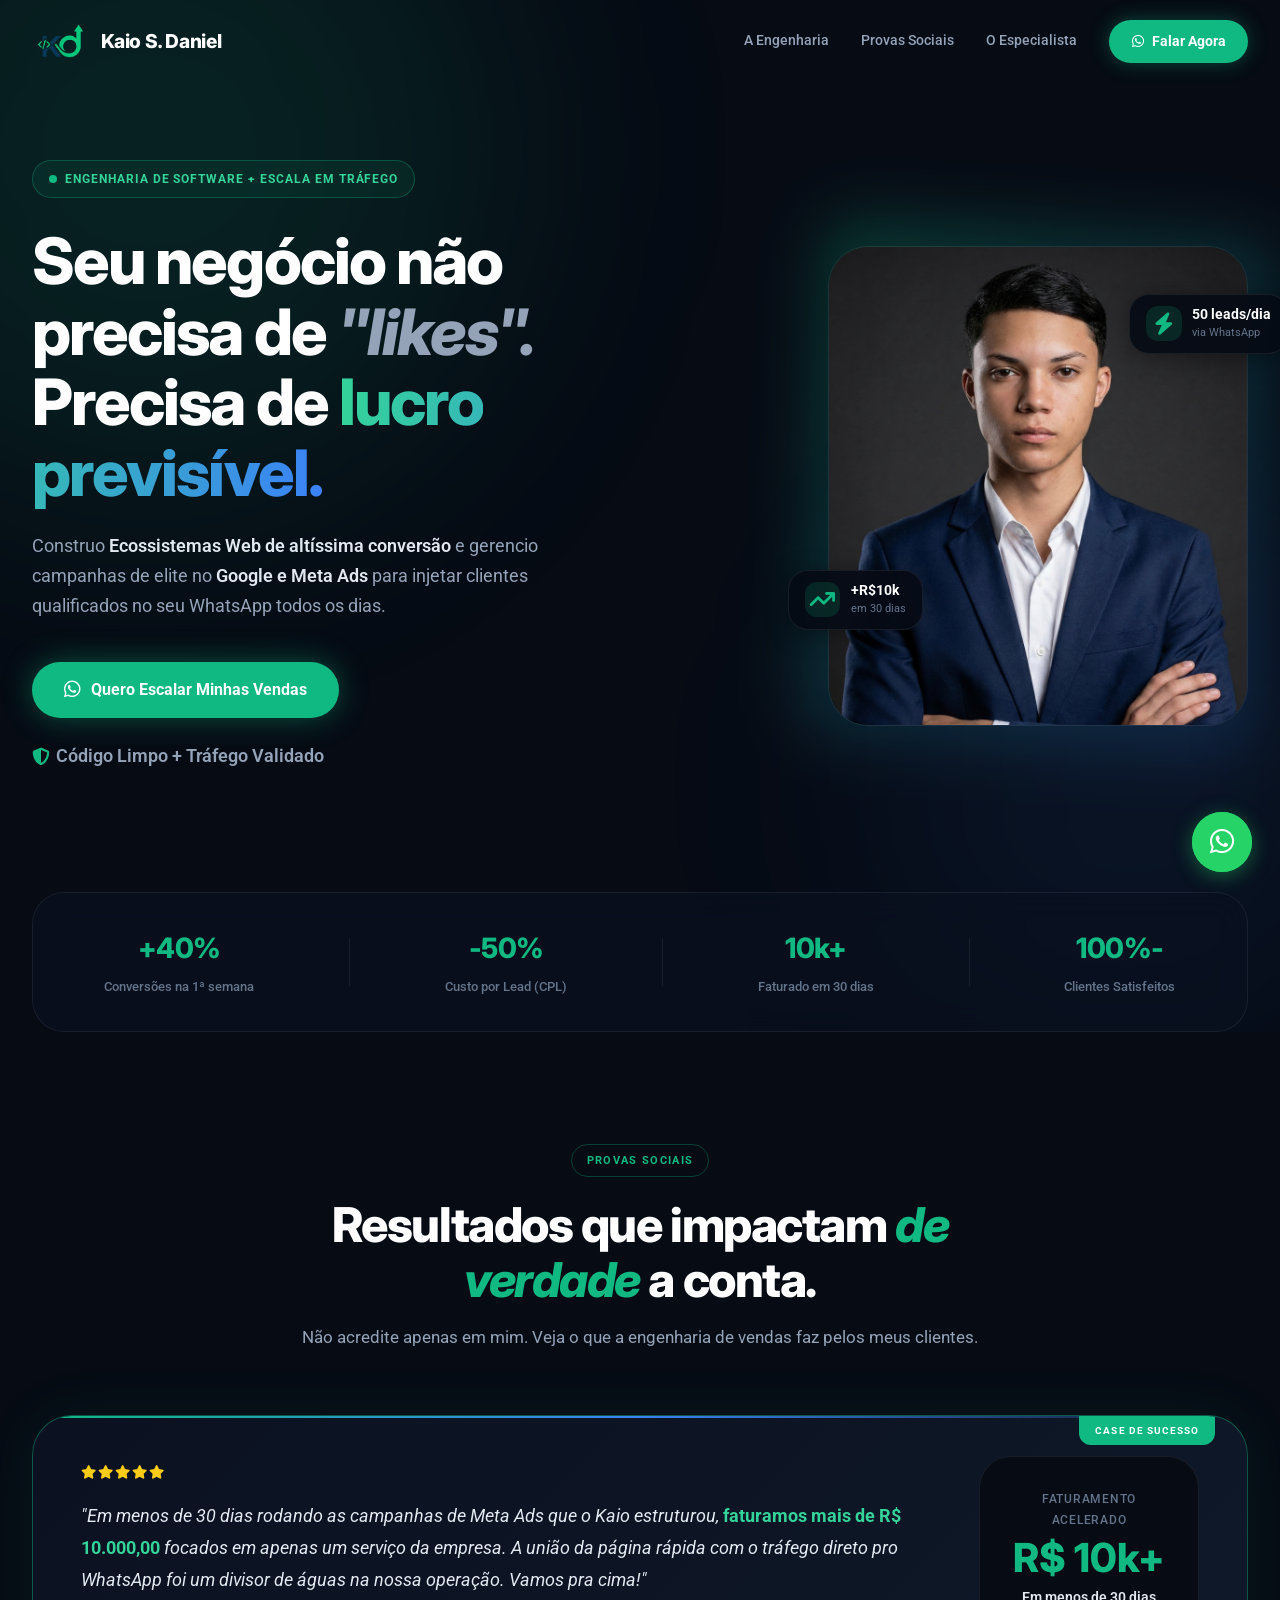
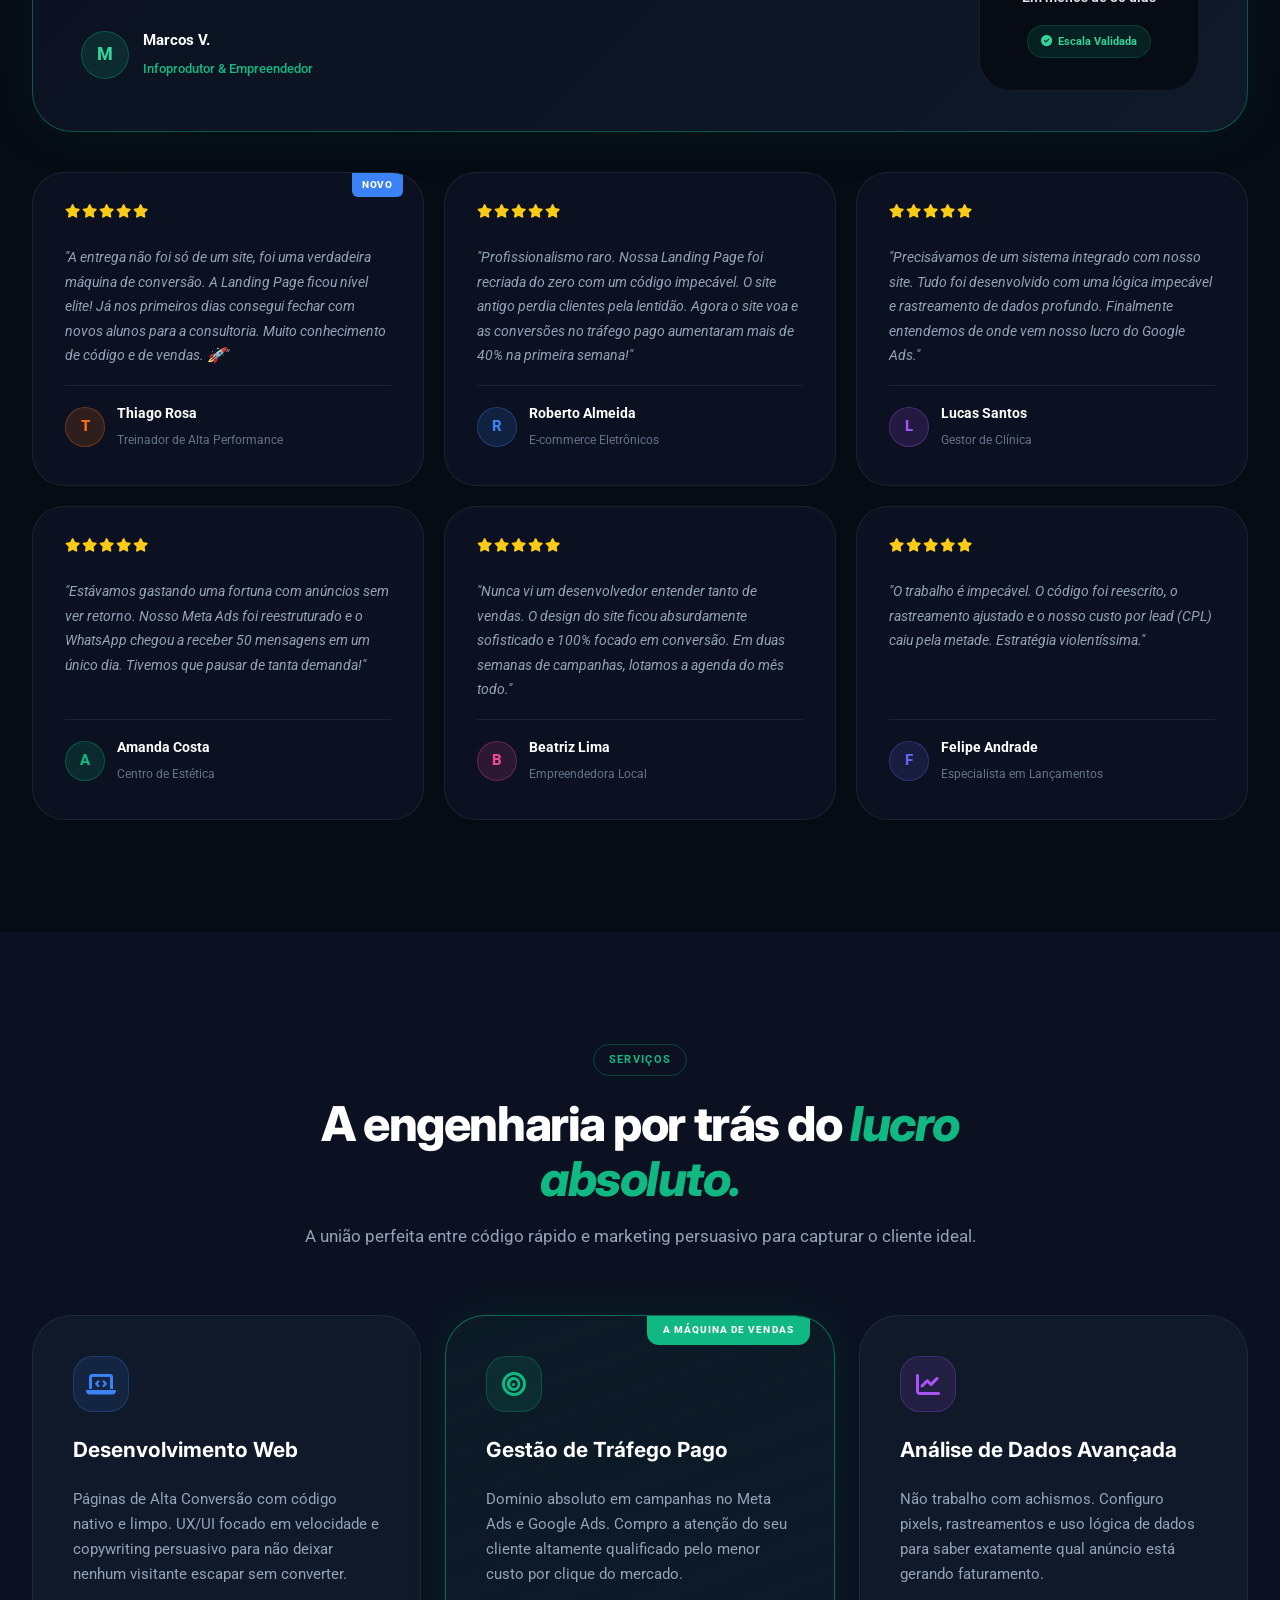
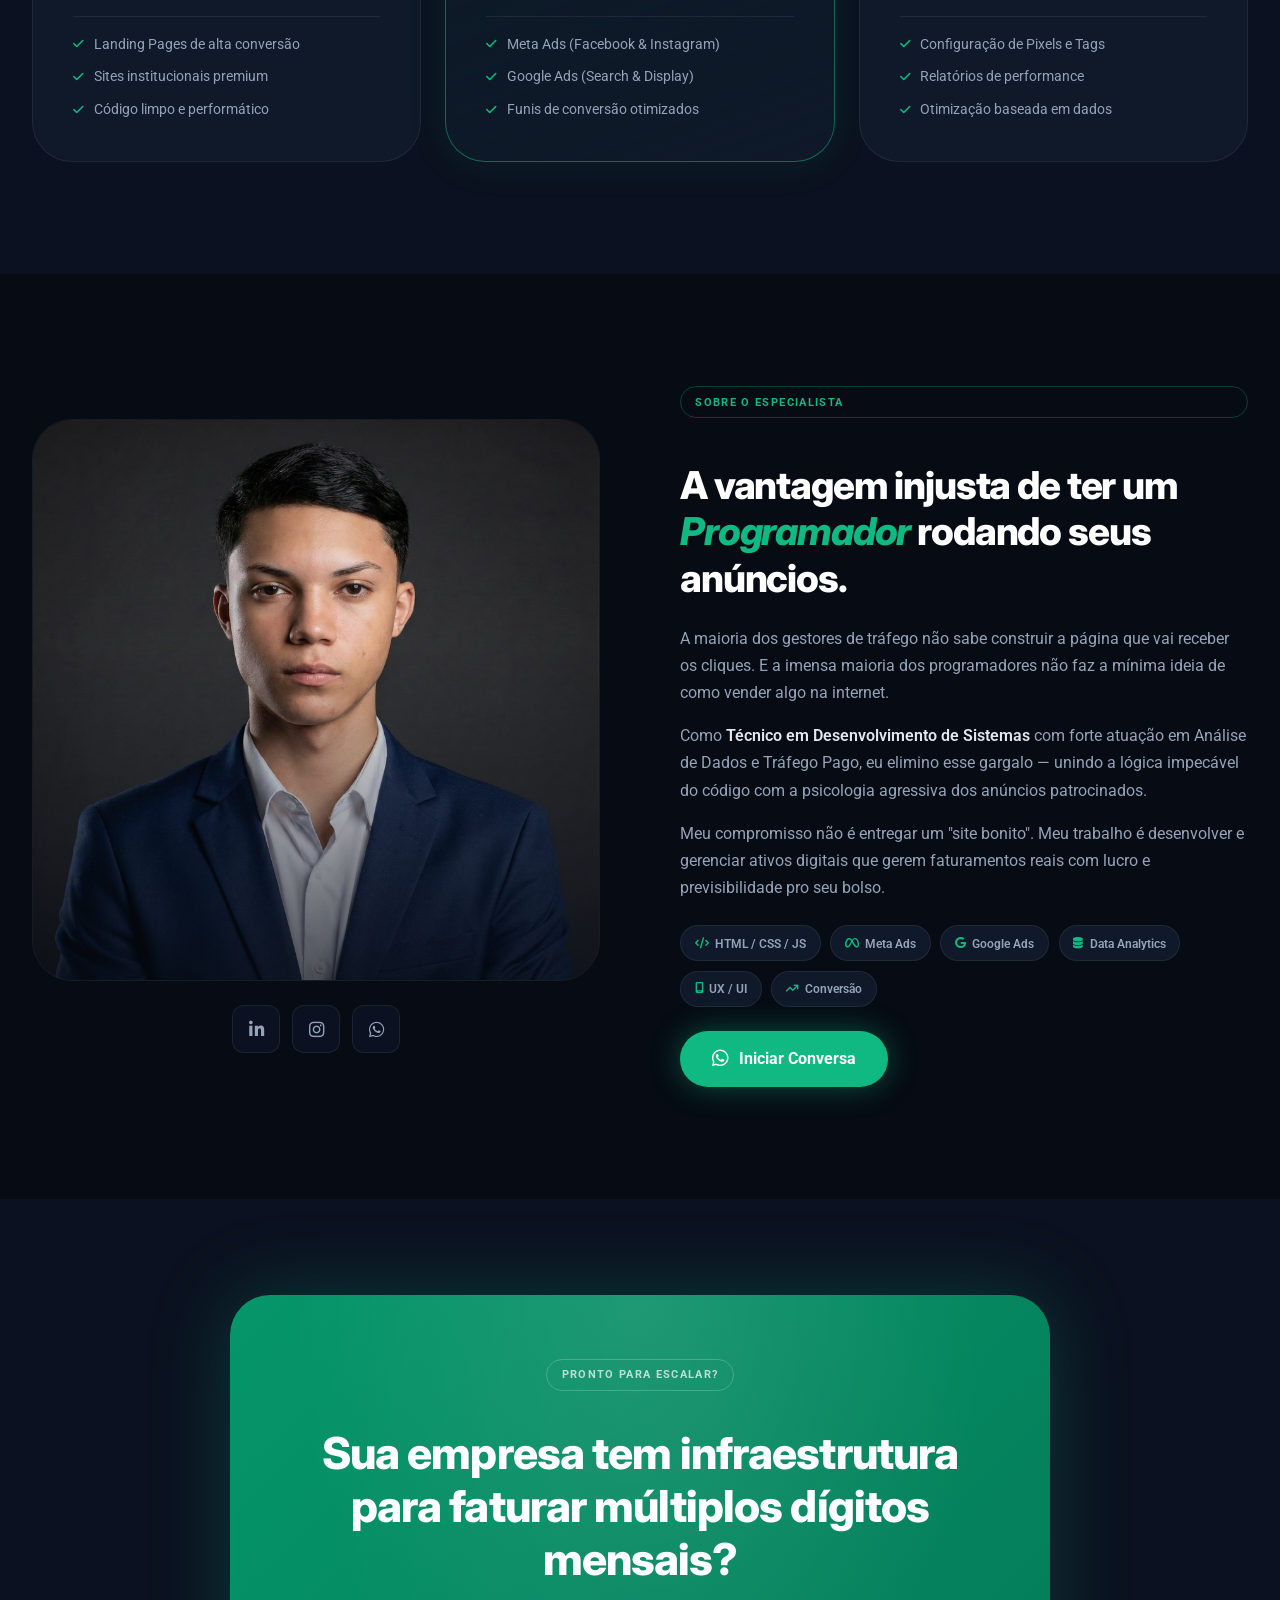
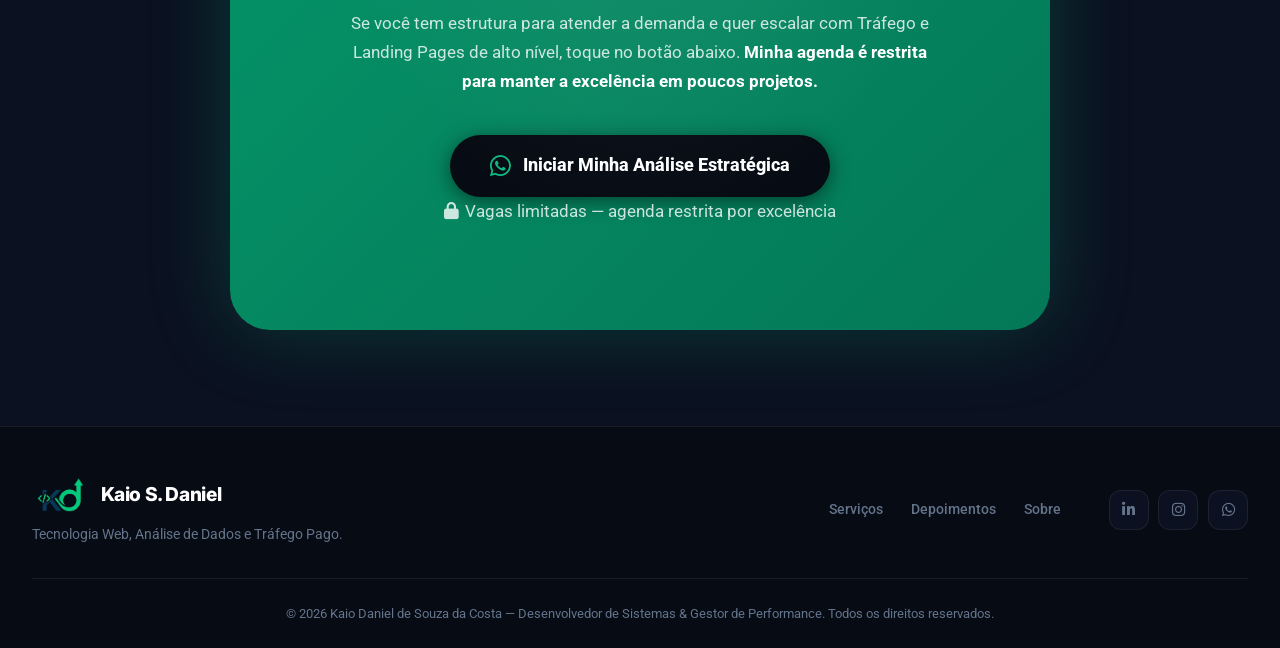
<file: index.html>
<!DOCTYPE html>
<html lang="pt-BR" class="scroll-smooth">
<head>
    <meta charset="UTF-8">
    <meta name="viewport" content="width=device-width, initial-scale=1.0">
    <title>Kaio S. Daniel | Especialista em Vendas e Desenvolvimento Web</title>
    
    <link rel="preconnect" href="https://fonts.googleapis.com">
    <link rel="preconnect" href="https://fonts.gstatic.com" crossorigin>
    <link href="https://fonts.googleapis.com/css2?family=Inter:wght@400;600;700;800&family=Roboto:wght@400;500;700&display=swap" rel="stylesheet">
    <link rel="stylesheet" href="https://cdnjs.cloudflare.com/ajax/libs/font-awesome/6.4.0/css/all.min.css">
    
    <link rel="stylesheet" href="style.css">
</head>
<body>

    <nav id="navbar">
        <div class="nav-inner">
            <a href="#" class="nav-logo">
                <img src="assets/img/kaiodd.png" alt="Logo" decoding="async" onerror="this.style.display='none'">
                <span>Kaio S. Daniel</span>
            </a>
            <div class="nav-links">
                <a href="#solucoes">A Engenharia</a>
                <a href="#depoimentos">Provas Sociais</a>
                <a href="#sobre">O Especialista</a>
            </div>
            <a href="https://wa.me/5544999873651" target="_blank" class="btn-nav">
                <i class="fa-brands fa-whatsapp"></i> Falar Agora
            </a>
            <button class="hamburger" id="hamburger" aria-label="Menu">
                <span></span><span></span><span></span>
            </button>
        </div>
        <div class="mobile-menu" id="mobileMenu">
            <a href="#solucoes" class="mobile-link">A Engenharia</a>
            <a href="#depoimentos" class="mobile-link">Provas Sociais</a>
            <a href="#sobre" class="mobile-link">O Especialista</a>
            <a href="https://wa.me/5544999873651" target="_blank" class="btn-mobile-cta">
                <i class="fa-brands fa-whatsapp"></i> Falar Agora
            </a>
        </div>
    </nav>

    <header class="hero" id="hero">
        <div class="hero-bg-orb orb1"></div>
        <div class="hero-bg-orb orb2"></div>
        <div class="noise-overlay"></div>

        <div class="hero-inner">
            <div class="hero-text">
                <div class="badge">
                    <span class="badge-dot"></span>
                    Engenharia de Software + Escala em Tráfego
                </div>
                <h1>
                    Seu negócio não precisa de <em>"likes".</em><br>
                    Precisa de <mark>lucro previsível.</mark>
                </h1>
                <p>
                    Construo <strong>Ecossistemas Web de altíssima conversão</strong> e gerencio campanhas de elite no <strong>Google e Meta Ads</strong> para injetar clientes qualificados no seu WhatsApp todos os dias.
                </p>
                <div class="hero-actions">
                    <a href="https://wa.me/5544999873651" target="_blank" class="btn-primary">
                        <i class="fa-brands fa-whatsapp"></i> Quero Escalar Minhas Vendas
                    </a>
                </div>
                <p class="hero-trust">
                    <i class="fa-solid fa-shield-halved"></i> Código Limpo + Tráfego Validado
                </p>
            </div>

            <div class="hero-visual">
                <div class="hero-img-wrapper">
                    <div class="hero-img-glow"></div>
                    <img src="assets/img/kaio.png" alt="Desenvolvedor e Gestor de Tráfego" fetchpriority="high" onerror="this.src='https://via.placeholder.com/420x480?text=Sua+Foto+Aqui'">
                    <div class="hero-badge-float badge-float-1">
                        <i class="fa-solid fa-arrow-trend-up"></i>
                        <div>
                            <strong>+R$10k</strong>
                            <span>em 30 dias</span>
                        </div>
                    </div>
                    <div class="hero-badge-float badge-float-2">
                        <i class="fa-solid fa-bolt"></i>
                        <div>
                            <strong>50 leads/dia</strong>
                            <span>via WhatsApp</span>
                        </div>
                    </div>
                </div>
            </div>
        </div>

        <div class="stats-bar">
            <div class="stat">
                <strong>+40%</strong>
                <span>Conversões na 1ª semana</span>
            </div>
            <div class="stat-divider"></div>
            <div class="stat">
                <strong>-50%</strong>
                <span>Custo por Lead (CPL)</span>
            </div>
            <div class="stat-divider"></div>
            <div class="stat">
                <strong>R$ 10k+</strong>
                <span>Faturado em 30 dias</span>
            </div>
            <div class="stat-divider"></div>
            <div class="stat">
                <strong>100%</strong>
                <span>Clientes Satisfeitos</span>
            </div>
        </div>
    </header>

    <section id="depoimentos" class="section">
        <div class="section-inner">
            <div class="section-head">
                <span class="section-label">Provas Sociais</span>
                <h2>Resultados que impactam <em>de verdade</em> a conta.</h2>
                <p>Não acredite apenas em mim. Veja o que a engenharia de vendas faz pelos meus clientes.</p>
            </div>

            <div class="featured-card">
                <div class="featured-badge">Case de Sucesso</div>
                <div class="featured-inner">
                    <div class="featured-quote">
                        <div class="stars">
                            <i class="fa-solid fa-star"></i><i class="fa-solid fa-star"></i><i class="fa-solid fa-star"></i><i class="fa-solid fa-star"></i><i class="fa-solid fa-star"></i>
                        </div>
                        <blockquote>
                            "Em menos de 30 dias rodando as campanhas de Meta Ads que o Kaio estruturou, <strong>faturamos mais de R$ 10.000,00</strong> focados em apenas um serviço da empresa. A união da página rápida com o tráfego direto pro WhatsApp foi um divisor de águas na nossa operação. Vamos pra cima!"
                        </blockquote>
                        <div class="author">
                            <div class="author-avatar">M</div>
                            <div class="author-info">
                                <strong>Marcos V.</strong>
                                <span>Infoprodutor &amp; Empreendedor</span>
                            </div>
                        </div>
                    </div>
                    <div class="featured-metric">
                        <span class="metric-label">Faturamento acelerado</span>
                        <strong class="metric-value">R$ 10k+</strong>
                        <span class="metric-sub">Em menos de 30 dias</span>
                        <div class="metric-badge">
                            <i class="fa-solid fa-circle-check"></i> Escala Validada
                        </div>
                    </div>
                </div>
            </div>

            <div class="cards-grid">
                <div class="card">
                    <div class="card-new">NOVO</div>
                    <div class="stars"><i class="fa-solid fa-star"></i><i class="fa-solid fa-star"></i><i class="fa-solid fa-star"></i><i class="fa-solid fa-star"></i><i class="fa-solid fa-star"></i></div>
                    <p>"A entrega não foi só de um site, foi uma verdadeira máquina de conversão. A Landing Page ficou nível elite! Já nos primeiros dias consegui fechar com novos alunos para a consultoria. Muito conhecimento de código e de vendas. 🚀"</p>
                    <div class="card-author">
                        <div class="author-avatar" style="--c: #f97316;">T</div>
                        <div>
                            <strong>Thiago Rosa</strong>
                            <span>Treinador de Alta Performance</span>
                        </div>
                    </div>
                </div>

                <div class="card">
                    <div class="stars"><i class="fa-solid fa-star"></i><i class="fa-solid fa-star"></i><i class="fa-solid fa-star"></i><i class="fa-solid fa-star"></i><i class="fa-solid fa-star"></i></div>
                    <p>"Profissionalismo raro. Nossa Landing Page foi recriada do zero com um código impecável. O site antigo perdia clientes pela lentidão. Agora o site voa e as conversões no tráfego pago aumentaram mais de 40% na primeira semana!"</p>
                    <div class="card-author">
                        <div class="author-avatar" style="--c: #3b82f6;">R</div>
                        <div>
                            <strong>Roberto Almeida</strong>
                            <span>E-commerce Eletrônicos</span>
                        </div>
                    </div>
                </div>

                <div class="card">
                    <div class="stars"><i class="fa-solid fa-star"></i><i class="fa-solid fa-star"></i><i class="fa-solid fa-star"></i><i class="fa-solid fa-star"></i><i class="fa-solid fa-star"></i></div>
                    <p>"Precisávamos de um sistema integrado com nosso site. Tudo foi desenvolvido com uma lógica impecável e rastreamento de dados profundo. Finalmente entendemos de onde vem nosso lucro do Google Ads."</p>
                    <div class="card-author">
                        <div class="author-avatar" style="--c: #a855f7;">L</div>
                        <div>
                            <strong>Lucas Santos</strong>
                            <span>Gestor de Clínica</span>
                        </div>
                    </div>
                </div>

                <div class="card">
                    <div class="stars"><i class="fa-solid fa-star"></i><i class="fa-solid fa-star"></i><i class="fa-solid fa-star"></i><i class="fa-solid fa-star"></i><i class="fa-solid fa-star"></i></div>
                    <p>"Estávamos gastando uma fortuna com anúncios sem ver retorno. Nosso Meta Ads foi reestruturado e o WhatsApp chegou a receber 50 mensagens em um único dia. Tivemos que pausar de tanta demanda!"</p>
                    <div class="card-author">
                        <div class="author-avatar" style="--c: #10b981;">A</div>
                        <div>
                            <strong>Amanda Costa</strong>
                            <span>Centro de Estética</span>
                        </div>
                    </div>
                </div>

                <div class="card">
                    <div class="stars"><i class="fa-solid fa-star"></i><i class="fa-solid fa-star"></i><i class="fa-solid fa-star"></i><i class="fa-solid fa-star"></i><i class="fa-solid fa-star"></i></div>
                    <p>"Nunca vi um desenvolvedor entender tanto de vendas. O design do site ficou absurdamente sofisticado e 100% focado em conversão. Em duas semanas de campanhas, lotamos a agenda do mês todo."</p>
                    <div class="card-author">
                        <div class="author-avatar" style="--c: #ec4899;">B</div>
                        <div>
                            <strong>Beatriz Lima</strong>
                            <span>Empreendedora Local</span>
                        </div>
                    </div>
                </div>

                <div class="card">
                    <div class="stars"><i class="fa-solid fa-star"></i><i class="fa-solid fa-star"></i><i class="fa-solid fa-star"></i><i class="fa-solid fa-star"></i><i class="fa-solid fa-star"></i></div>
                    <p>"O trabalho é impecável. O código foi reescrito, o rastreamento ajustado e o nosso custo por lead (CPL) caiu pela metade. Estratégia violentíssima."</p>
                    <div class="card-author">
                        <div class="author-avatar" style="--c: #6366f1;">F</div>
                        <div>
                            <strong>Felipe Andrade</strong>
                            <span>Especialista em Lançamentos</span>
                        </div>
                    </div>
                </div>
            </div>
        </div>
    </section>

    <section id="solucoes" class="section section-alt">
        <div class="section-inner">
            <div class="section-head">
                <span class="section-label">Serviços</span>
                <h2>A engenharia por trás do <em>lucro absoluto.</em></h2>
                <p>A união perfeita entre código rápido e marketing persuasivo para capturar o cliente ideal.</p>
            </div>

            <div class="services-grid">
                <div class="service-card">
                    <div class="service-icon" style="--ic: #3b82f6;">
                        <i class="fa-solid fa-laptop-code"></i>
                    </div>
                    <h3>Desenvolvimento Web</h3>
                    <p>Páginas de Alta Conversão com código nativo e limpo. UX/UI focado em velocidade e copywriting persuasivo para não deixar nenhum visitante escapar sem converter.</p>
                    <ul class="service-list">
                        <li><i class="fa-solid fa-check"></i> Landing Pages de alta conversão</li>
                        <li><i class="fa-solid fa-check"></i> Sites institucionais premium</li>
                        <li><i class="fa-solid fa-check"></i> Código limpo e performático</li>
                    </ul>
                </div>

                <div class="service-card service-card--featured">
                    <div class="service-featured-label">A Máquina de Vendas</div>
                    <div class="service-icon" style="--ic: #10b981;">
                        <i class="fa-solid fa-bullseye"></i>
                    </div>
                    <h3>Gestão de Tráfego Pago</h3>
                    <p>Domínio absoluto em campanhas no Meta Ads e Google Ads. Compro a atenção do seu cliente altamente qualificado pelo menor custo por clique do mercado.</p>
                    <ul class="service-list">
                        <li><i class="fa-solid fa-check"></i> Meta Ads (Facebook &amp; Instagram)</li>
                        <li><i class="fa-solid fa-check"></i> Google Ads (Search &amp; Display)</li>
                        <li><i class="fa-solid fa-check"></i> Funis de conversão otimizados</li>
                    </ul>
                </div>

                <div class="service-card">
                    <div class="service-icon" style="--ic: #a855f7;">
                        <i class="fa-solid fa-chart-line"></i>
                    </div>
                    <h3>Análise de Dados Avançada</h3>
                    <p>Não trabalho com achismos. Configuro pixels, rastreamentos e uso lógica de dados para saber exatamente qual anúncio está gerando faturamento.</p>
                    <ul class="service-list">
                        <li><i class="fa-solid fa-check"></i> Configuração de Pixels e Tags</li>
                        <li><i class="fa-solid fa-check"></i> Relatórios de performance</li>
                        <li><i class="fa-solid fa-check"></i> Otimização baseada em dados</li>
                    </ul>
                </div>
            </div>
        </div>
    </section>

    <section id="sobre" class="section">
        <div class="section-inner sobre-grid">
            <div class="sobre-visual">
                <div class="sobre-img-frame">
                    <img src="assets/img/kaio.png" alt="Web e Tráfego" onerror="this.src='https://via.placeholder.com/420x560?text=Sua+Foto+Aqui'">
                </div>
                <div class="sobre-social">
                    <a href="https://www.linkedin.com/in/kaio-daniel-de-souza-da-costa" target="_blank" class="social-btn linkedin">
                        <i class="fa-brands fa-linkedin-in"></i>
                    </a>
                    <a href="https://www.instagram.com/kaiodanielx/" target="_blank" class="social-btn instagram">
                        <i class="fa-brands fa-instagram"></i>
                    </a>
                    <a href="https://wa.me/5544999873651" target="_blank" class="social-btn whatsapp">
                        <i class="fa-brands fa-whatsapp"></i>
                    </a>
                </div>
            </div>

            <div class="sobre-text">
                <span class="section-label">Sobre o Especialista</span>
                <h2>A vantagem injusta de ter um <em>Programador</em> rodando seus anúncios.</h2>
                <div class="sobre-body">
                    <p>A maioria dos gestores de tráfego não sabe construir a página que vai receber os cliques. E a imensa maioria dos programadores não faz a mínima ideia de como vender algo na internet.</p>
                    <p>Como <strong>Técnico em Desenvolvimento de Sistemas</strong> com forte atuação em Análise de Dados e Tráfego Pago, eu elimino esse gargalo — unindo a lógica impecável do código com a psicologia agressiva dos anúncios patrocinados.</p>
                    <p>Meu compromisso não é entregar um "site bonito". Meu trabalho é desenvolver e gerenciar ativos digitais que gerem faturamentos reais com lucro e previsibilidade pro seu bolso.</p>
                </div>
                <div class="sobre-tags">
                    <span><i class="fa-solid fa-code"></i> HTML / CSS / JS</span>
                    <span><i class="fa-brands fa-meta"></i> Meta Ads</span>
                    <span><i class="fa-brands fa-google"></i> Google Ads</span>
                    <span><i class="fa-solid fa-database"></i> Data Analytics</span>
                    <span><i class="fa-solid fa-mobile-screen"></i> UX / UI</span>
                    <span><i class="fa-solid fa-arrow-trend-up"></i> Conversão</span>
                </div>
                <a href="https://wa.me/5544999873651" target="_blank" class="btn-primary btn-sobre">
                    <i class="fa-brands fa-whatsapp"></i> Iniciar Conversa
                </a>
            </div>
        </div>
    </section>

    <section id="contato" class="cta-section">
        <div class="cta-inner">
            <div class="cta-glow"></div>
            <span class="section-label" style="color: rgba(255,255,255,.7); border-color: rgba(255,255,255,.2);">Pronto para escalar?</span>
            <h2>Sua empresa tem infraestrutura para faturar múltiplos dígitos mensais?</h2>
            <p>Se você tem estrutura para atender a demanda e quer escalar com Tráfego e Landing Pages de alto nível, toque no botão abaixo. <strong>Minha agenda é restrita para manter a excelência em poucos projetos.</strong></p>
            <a href="https://wa.me/5544999873651" target="_blank" class="btn-cta">
                <i class="fa-brands fa-whatsapp"></i> Iniciar Minha Análise Estratégica
            </a>
            <p class="cta-note"><i class="fa-solid fa-lock"></i> Vagas limitadas — agenda restrita por excelência</p>
        </div>
    </section>

    <footer class="footer">
        <div class="footer-inner">
            <div class="footer-brand">
                <a href="#" class="nav-logo">
                    <img src="assets/img/kaiodd.png" alt="Logo" onerror="this.style.display='none'">
                    <span>Kaio S. Daniel</span>
                </a>
                <p>Tecnologia Web, Análise de Dados e Tráfego Pago.</p>
            </div>
            <div class="footer-links">
                <a href="#solucoes">Serviços</a>
                <a href="#depoimentos">Depoimentos</a>
                <a href="#sobre">Sobre</a>
            </div>
            <div class="footer-social">
                <a href="https://www.linkedin.com/in/kaio-daniel-de-souza-da-costa" target="_blank" aria-label="LinkedIn"><i class="fa-brands fa-linkedin-in"></i></a>
                <a href="https://www.instagram.com/kaiodanielx/" target="_blank" aria-label="Instagram"><i class="fa-brands fa-instagram"></i></a>
                <a href="https://wa.me/5544999873651" target="_blank" aria-label="WhatsApp"><i class="fa-brands fa-whatsapp"></i></a>
            </div>
        </div>
        <div class="footer-copy">
            &copy; 2026 Kaio Daniel de Souza da Costa — Desenvolvedor de Sistemas &amp; Gestor de Performance. Todos os direitos reservados.
        </div>
    </footer>

    <a href="https://wa.me/5544999873651" target="_blank" class="whatsapp-fab" aria-label="WhatsApp">
        <i class="fa-brands fa-whatsapp"></i>
        <span class="fab-pulse"></span>
    </a>

    <script src="main.js"></script>
</body>
</html>
</file>
<file: style.css>
:root {
    --green: #10b981;
    --green-light: #34d399;
    --green-dark: #059669;
    --blue: #3b82f6;
    --bg: #060b14;
    --bg-2: #0b1120;
    --bg-3: #0f1929;
    --border: rgba(255,255,255,.07);
    --border-green: rgba(16,185,129,.3);
    --text: #e2e8f0;
    --text-2: #94a3b8;
    --text-3: #64748b;
    --font-display: 'Inter', sans-serif;
    --font-body: 'Roboto', sans-serif;
    --radius-sm: 0.75rem;
    --radius-md: 1.25rem;
    --radius-lg: 2rem;
    --radius-xl: 2.5rem;
    --shadow-green: 0 0 40px rgba(16,185,129,.15);
    --shadow-card: 0 4px 24px rgba(0,0,0,.4);
    --transition: all 0.3s cubic-bezier(.25,.46,.45,.94);
}

*, *::before, *::after { box-sizing: border-box; margin: 0; padding: 0; }
html { scroll-behavior: smooth; }

body {
    background-color: var(--bg);
    color: var(--text);
    font-family: var(--font-body);
    font-size: 1rem;
    line-height: 1.7;
    -webkit-font-smoothing: antialiased;
    overflow-x: hidden;
}

img { display: block; max-width: 100%; }
a { text-decoration: none; color: inherit; }
em { font-style: normal; }
::selection { background: var(--green); color: #fff; }

::-webkit-scrollbar { width: 6px; }
::-webkit-scrollbar-track { background: var(--bg); }
::-webkit-scrollbar-thumb { background: var(--green-dark); border-radius: 3px; }

/* RUÍDO DESATIVADO PARA MELHORAR VELOCIDADE DO GITHUB PAGES */
.noise-overlay {
    display: none;
}

#navbar {
    position: fixed;
    top: 0; left: 0; right: 0;
    z-index: 100;
    transition: var(--transition);
}

#navbar.scrolled {
    background: rgba(6,11,20,.9);
    backdrop-filter: blur(20px);
    -webkit-backdrop-filter: blur(20px);
    border-bottom: 1px solid var(--border);
}

.nav-inner {
    max-width: 1280px;
    margin: 0 auto;
    padding: 1.25rem 2rem;
    display: flex;
    align-items: center;
    gap: 2rem;
}

.nav-logo {
    display: flex;
    align-items: center;
    gap: .75rem;
    flex-shrink: 0;
}

.nav-logo img { height: 2.5rem; width: auto; }
.nav-logo span { font-family: var(--font-display); font-weight: 800; font-size: 1.2rem; color: #fff; letter-spacing: -.02em; }

.nav-links {
    display: flex;
    gap: 2rem;
    margin-left: auto;
}

.nav-links a {
    font-size: .875rem;
    font-weight: 500;
    color: var(--text-2);
    transition: color .2s;
    position: relative;
    padding-bottom: 2px;
}

.nav-links a::after {
    content: '';
    position: absolute;
    bottom: 0; left: 0;
    width: 0; height: 1.5px;
    background: var(--green);
    transition: width .3s;
}

.nav-links a:hover { color: #fff; }
.nav-links a:hover::after { width: 100%; }
.nav-links a.active { color: #fff; }
.nav-links a.active::after { width: 100%; }

.btn-nav {
    display: flex;
    align-items: center;
    gap: .5rem;
    background: var(--green);
    color: #fff;
    font-weight: 700;
    font-size: .875rem;
    padding: .6rem 1.4rem;
    border-radius: 999px;
    transition: var(--transition);
    white-space: nowrap;
    box-shadow: 0 0 20px rgba(16,185,129,.35);
}

.btn-nav:hover { background: var(--green-dark); box-shadow: 0 0 30px rgba(16,185,129,.5); transform: translateY(-1px); }

.hamburger {
    display: none;
    flex-direction: column;
    gap: 5px;
    background: none;
    border: none;
    cursor: pointer;
    padding: 6px;
    margin-left: auto;
}

.hamburger span {
    display: block;
    width: 24px;
    height: 2px;
    background: var(--text);
    border-radius: 2px;
    transition: var(--transition);
}

.hamburger.open span:nth-child(1) { transform: translateY(7px) rotate(45deg); }
.hamburger.open span:nth-child(2) { opacity: 0; }
.hamburger.open span:nth-child(3) { transform: translateY(-7px) rotate(-45deg); }

.mobile-menu {
    display: none;
    flex-direction: column;
    padding: 1.5rem 2rem 2rem;
    background: rgba(6,11,20,.97);
    border-top: 1px solid var(--border);
    gap: .25rem;
}

.mobile-menu.open { display: flex; }
.mobile-link {
    font-size: 1rem;
    font-weight: 500;
    color: var(--text-2);
    padding: .75rem 0;
    border-bottom: 1px solid var(--border);
    transition: color .2s;
}

.mobile-link:hover { color: #fff; }
.btn-mobile-cta {
    display: flex;
    align-items: center;
    justify-content: center;
    gap: .6rem;
    background: var(--green);
    color: #fff;
    font-weight: 700;
    padding: .875rem;
    border-radius: var(--radius-md);
    margin-top: 1rem;
    font-size: 1rem;
    transition: var(--transition);
}

.btn-mobile-cta:hover { background: var(--green-dark); }

.hero {
    position: relative;
    min-height: 100vh;
    padding: 10rem 2rem 0;
    display: flex;
    flex-direction: column;
    overflow: hidden;
}

.hero-bg-orb {
    position: absolute;
    border-radius: 50%;
    filter: blur(120px);
    pointer-events: none;
    z-index: 0;
}

.orb1 {
    width: 700px; height: 700px;
    background: rgba(16,185,129,.12);
    top: -200px; left: -200px;
}

.orb2 {
    width: 500px; height: 500px;
    background: rgba(59,130,246,.08);
    bottom: 0; right: -100px;
}

.hero-inner {
    position: relative;
    z-index: 1;
    max-width: 1280px;
    margin: 0 auto;
    width: 100%;
    display: grid;
    grid-template-columns: 1fr 1fr;
    gap: 4rem;
    align-items: center;
}

.badge {
    display: inline-flex;
    align-items: center;
    gap: .5rem;
    border: 1px solid var(--border-green);
    background: rgba(16,185,129,.08);
    color: var(--green-light);
    font-weight: 700;
    font-size: .75rem;
    padding: .5rem 1rem;
    border-radius: 999px;
    letter-spacing: .08em;
    text-transform: uppercase;
    margin-bottom: 1.75rem;
}

.badge-dot {
    width: 8px; height: 8px;
    background: var(--green);
    border-radius: 50%;
    animation: pulse-dot 2s infinite;
}

@keyframes pulse-dot {
    0%,100% { opacity:1; transform:scale(1); }
    50% { opacity:.5; transform:scale(1.4); }
}

.hero-text h1 {
    font-family: var(--font-display);
    font-size: clamp(2.4rem, 5vw, 4rem);
    font-weight: 800;
    color: #fff;
    line-height: 1.1;
    letter-spacing: -.03em;
    margin-bottom: 1.5rem;
}

.hero-text h1 em { font-style: italic; color: var(--text-2); }
.hero-text h1 mark {
    background: linear-gradient(90deg, var(--green-light), var(--blue));
    -webkit-background-clip: text;
    -webkit-text-fill-color: transparent;
    background-clip: text;
}

.hero-text p {
    color: var(--text-2);
    font-size: 1.1rem;
    max-width: 520px;
    margin-bottom: 2.5rem;
}

.hero-text p strong { color: var(--text); font-weight: 600; }
.hero-actions { display: flex; gap: 1rem; flex-wrap: wrap; margin-bottom: 1.5rem; }

.btn-primary {
    display: inline-flex;
    align-items: center;
    gap: .65rem;
    background: var(--green);
    color: #fff;
    font-weight: 700;
    font-size: 1rem;
    padding: .9rem 2rem;
    border-radius: 999px;
    transition: var(--transition);
    box-shadow: 0 0 30px rgba(16,185,129,.4);
    white-space: nowrap;
}

.btn-primary:hover {
    background: var(--green-dark);
    transform: translateY(-2px);
    box-shadow: 0 0 45px rgba(16,185,129,.6);
}

.btn-primary i { font-size: 1.2rem; }
.hero-trust {
    font-size: .8rem;
    color: var(--text-3);
    font-weight: 600;
    display: flex;
    align-items: center;
    gap: .4rem;
}

.hero-trust i { color: var(--green); }
.hero-visual { display: flex; justify-content: flex-end; }
.hero-img-wrapper {
    position: relative;
    width: min(420px, 100%);
}

.hero-img-glow {
    position: absolute;
    inset: -20px;
    background: linear-gradient(135deg, rgba(16,185,129,.25), rgba(59,130,246,.15));
    border-radius: var(--radius-xl);
    transform: rotate(3deg);
    filter: blur(30px);
    transition: transform .7s;
}

.hero-img-wrapper:hover .hero-img-glow { transform: rotate(6deg) scale(1.05); }

.hero-img-wrapper img {
    position: relative;
    z-index: 1;
    width: 100%;
    height: 480px;
    object-fit: cover;
    object-position: top;
    border-radius: var(--radius-xl);
    border: 1.5px solid rgba(255,255,255,.08);
    transition: transform .5s;
}

.hero-img-wrapper:hover img { transform: scale(1.02); }

.hero-badge-float {
    position: absolute;
    z-index: 2;
    display: flex;
    align-items: center;
    gap: .65rem;
    background: rgba(6,11,20,.9);
    border: 1px solid var(--border);
    backdrop-filter: blur(12px);
    padding: .7rem 1rem;
    border-radius: var(--radius-md);
    box-shadow: var(--shadow-card);
    animation: float 3s ease-in-out infinite;
}

.badge-float-1 { bottom: 6rem; left: -2.5rem; animation-delay: 0s; }
.badge-float-2 { top: 3rem; right: -2.5rem; animation-delay: 1.5s; }

@keyframes float {
    0%,100% { transform: translateY(0); }
    50% { transform: translateY(-8px); }
}

.hero-badge-float i {
    font-size: 1.4rem;
    color: var(--green);
    width: 2.2rem; height: 2.2rem;
    background: rgba(16,185,129,.15);
    border-radius: var(--radius-sm);
    display: flex; align-items: center; justify-content: center;
}

.hero-badge-float div { display: flex; flex-direction: column; }
.hero-badge-float strong { font-size: .875rem; color: #fff; font-weight: 700; line-height: 1.2; }
.hero-badge-float span { font-size: .7rem; color: var(--text-3); }

.stats-bar {
    position: relative;
    z-index: 1;
    max-width: 1280px;
    margin: 5rem auto 0;
    width: 100%;
    display: flex;
    align-items: center;
    justify-content: space-around;
    border: 1px solid var(--border);
    background: rgba(11,17,32,.6);
    backdrop-filter: blur(16px);
    border-radius: var(--radius-lg);
    padding: 2rem;
    gap: 1rem;
}

.stat { text-align: center; }
.stat strong {
    display: block;
    font-family: var(--font-display);
    font-size: 1.75rem;
    font-weight: 800;
    color: var(--green);
    letter-spacing: -.02em;
}

.stat span { font-size: .8rem; color: var(--text-3); font-weight: 500; }
.stat-divider { width: 1px; height: 3rem; background: var(--border); flex-shrink: 0; }

.section { padding: 7rem 2rem; }
.section-alt { background: var(--bg-2); }
.section-inner { max-width: 1280px; margin: 0 auto; width: 100%; }

.section-head { text-align: center; max-width: 680px; margin: 0 auto 4rem; }
.section-label {
    display: inline-block;
    font-size: .7rem;
    font-weight: 700;
    text-transform: uppercase;
    letter-spacing: .12em;
    color: var(--green);
    border: 1px solid var(--border-green);
    padding: .35rem .9rem;
    border-radius: 999px;
    margin-bottom: 1.25rem;
}

.section-head h2 {
    font-family: var(--font-display);
    font-size: clamp(2rem, 4vw, 3rem);
    font-weight: 800;
    color: #fff;
    line-height: 1.15;
    letter-spacing: -.03em;
    margin-bottom: 1rem;
}

.section-head h2 em { font-style: italic; color: var(--green); }
.section-head p { color: var(--text-2); font-size: 1.05rem; }

.featured-card {
    position: relative;
    border: 1px solid rgba(16,185,129,.4);
    background: linear-gradient(135deg, rgba(11,17,32,1), rgba(15,25,41,1));
    border-radius: var(--radius-xl);
    padding: 2.5rem 3rem;
    margin-bottom: 2.5rem;
    overflow: hidden;
    box-shadow: 0 0 60px rgba(16,185,129,.08);
}

.featured-card::before {
    content: '';
    position: absolute;
    top: 0; left: 0; right: 0;
    height: 2px;
    background: linear-gradient(90deg, var(--green), var(--blue), transparent);
}

.featured-badge {
    position: absolute;
    top: 0; right: 2rem;
    background: var(--green);
    color: #fff;
    font-size: .65rem;
    font-weight: 700;
    letter-spacing: .1em;
    text-transform: uppercase;
    padding: .35rem 1rem;
    border-radius: 0 0 var(--radius-sm) var(--radius-sm);
}

.featured-inner { display: flex; gap: 3rem; align-items: center; }
.featured-quote { flex: 1; }
.featured-quote blockquote {
    font-size: 1.15rem;
    color: var(--text);
    font-style: italic;
    line-height: 1.75;
    margin: 1.25rem 0 2rem;
}

.featured-quote blockquote strong { color: var(--green-light); font-style: normal; }
.featured-metric {
    width: 220px;
    flex-shrink: 0;
    background: var(--bg);
    border: 1px solid var(--border);
    border-radius: var(--radius-lg);
    padding: 2rem;
    text-align: center;
    display: flex;
    flex-direction: column;
    align-items: center;
    gap: .5rem;
}

.metric-label { font-size: .75rem; color: var(--text-3); font-weight: 500; text-transform: uppercase; letter-spacing: .06em; }
.metric-value {
    font-family: var(--font-display);
    font-size: 2.5rem;
    font-weight: 800;
    color: var(--green);
    line-height: 1;
}

.metric-sub { font-size: .85rem; color: var(--text); font-weight: 600; }
.metric-badge {
    display: flex;
    align-items: center;
    gap: .4rem;
    background: rgba(16,185,129,.12);
    color: var(--green-light);
    font-size: .7rem;
    font-weight: 700;
    padding: .35rem .8rem;
    border-radius: 999px;
    margin-top: .5rem;
    border: 1px solid rgba(16,185,129,.2);
}

.author { display: flex; align-items: center; gap: .85rem; }
.author-avatar {
    width: 3rem; height: 3rem;
    border-radius: 50%;
    background: rgba(16,185,129,.15);
    border: 1px solid rgba(16,185,129,.3);
    color: var(--green-light);
    font-weight: 800;
    font-size: 1.1rem;
    display: flex; align-items: center; justify-content: center;
    flex-shrink: 0;
}

.author-info strong { display: block; color: #fff; font-weight: 700; font-size: .95rem; }
.author-info span { color: var(--green); font-size: .8rem; font-weight: 500; }
.stars { color: #facc15; font-size: .85rem; display: flex; gap: 2px; margin-bottom: .75rem; }

.cards-grid { display: grid; grid-template-columns: repeat(3, 1fr); gap: 1.25rem; }
.card {
    background: var(--bg-2);
    border: 1px solid var(--border);
    border-radius: var(--radius-lg);
    padding: 2rem;
    display: flex;
    flex-direction: column;
    gap: 1rem;
    position: relative;
    overflow: hidden;
    transition: var(--transition);
}

.card:hover {
    border-color: var(--border-green);
    transform: translateY(-4px);
    box-shadow: var(--shadow-green);
}

.card p { color: var(--text-2); font-style: italic; font-size: .9rem; line-height: 1.7; flex: 1; }
.card-author {
    display: flex;
    align-items: center;
    gap: .75rem;
    padding-top: 1rem;
    border-top: 1px solid var(--border);
}

.card-author .author-avatar {
    background: color-mix(in srgb, var(--c, var(--green)) 15%, transparent);
    border-color: color-mix(in srgb, var(--c, var(--green)) 30%, transparent);
    color: var(--c, var(--green));
    width: 2.5rem; height: 2.5rem;
    font-size: .95rem;
}

.card-author strong { display: block; color: #fff; font-size: .875rem; font-weight: 700; }
.card-author span { color: var(--text-3); font-size: .75rem; }
.card-new {
    position: absolute;
    top: 0; right: 1.25rem;
    background: var(--blue);
    color: #fff;
    font-size: .6rem;
    font-weight: 800;
    letter-spacing: .1em;
    padding: .25rem .6rem;
    border-radius: 0 0 6px 6px;
}

.services-grid { display: grid; grid-template-columns: repeat(3, 1fr); gap: 1.5rem; }
.service-card {
    background: var(--bg-3);
    border: 1px solid var(--border);
    border-radius: var(--radius-xl);
    padding: 2.5rem;
    display: flex;
    flex-direction: column;
    gap: 1.25rem;
    position: relative;
    overflow: hidden;
    transition: var(--transition);
}

.service-card:hover { transform: translateY(-6px); box-shadow: var(--shadow-card); }
.service-card--featured {
    border-color: rgba(16,185,129,.5);
    background: linear-gradient(160deg, rgba(16,185,129,.06), var(--bg-3));
    box-shadow: 0 0 40px rgba(16,185,129,.1);
}

.service-card--featured:hover { box-shadow: 0 0 60px rgba(16,185,129,.2); }
.service-featured-label {
    position: absolute;
    top: 0; right: 1.5rem;
    background: var(--green);
    color: #fff;
    font-size: .65rem;
    font-weight: 800;
    letter-spacing: .1em;
    text-transform: uppercase;
    padding: .35rem 1rem;
    border-radius: 0 0 var(--radius-sm) var(--radius-sm);
}

.service-icon {
    width: 3.5rem; height: 3.5rem;
    border-radius: var(--radius-md);
    background: color-mix(in srgb, var(--ic) 12%, transparent);
    border: 1px solid color-mix(in srgb, var(--ic) 25%, transparent);
    display: flex; align-items: center; justify-content: center;
    font-size: 1.5rem;
    color: var(--ic);
}

.service-card h3 { font-family: var(--font-display); font-size: 1.3rem; font-weight: 700; color: #fff; }
.service-card > p { color: var(--text-2); font-size: .925rem; }
.service-list {
    list-style: none;
    display: flex;
    flex-direction: column;
    gap: .6rem;
    margin-top: .5rem;
    padding-top: 1rem;
    border-top: 1px solid var(--border);
}

.service-list li { display: flex; align-items: center; gap: .6rem; font-size: .85rem; color: var(--text-2); }
.service-list li i { color: var(--green); font-size: .75rem; flex-shrink: 0; }

.sobre-grid { display: grid; grid-template-columns: 1fr 1fr; gap: 5rem; align-items: center; }
.sobre-visual { position: relative; }
.sobre-img-frame {
    position: relative;
    border-radius: var(--radius-xl);
    overflow: hidden;
    border: 1.5px solid var(--border);
}

.sobre-img-frame::before {
    content: '';
    position: absolute;
    inset: 0;
    background: linear-gradient(to top, rgba(6,11,20,.7) 0%, transparent 60%);
    z-index: 1;
    pointer-events: none;
}

.sobre-img-frame img { width: 100%; height: 560px; object-fit: cover; object-position: top; transition: transform .7s; }
.sobre-img-frame:hover img { transform: scale(1.04); }
.sobre-social { display: flex; gap: .75rem; margin-top: 1.5rem; justify-content: center; }
.social-btn {
    width: 3rem; height: 3rem;
    border-radius: var(--radius-sm);
    display: flex; align-items: center; justify-content: center;
    font-size: 1.1rem;
    transition: var(--transition);
    border: 1px solid var(--border);
    background: var(--bg-2);
    color: var(--text-2);
}

.social-btn:hover { transform: translateY(-3px); color: #fff; }
.social-btn.linkedin:hover { background: #0a66c2; border-color: #0a66c2; }
.social-btn.instagram:hover { background: linear-gradient(45deg, #833AB4, #FD1D1D, #F56040); border-color: #FD1D1D; }
.social-btn.whatsapp:hover { background: #25D366; border-color: #25D366; }

.sobre-text { display: flex; flex-direction: column; gap: 1.5rem; }
.sobre-text h2 {
    font-family: var(--font-display);
    font-size: clamp(1.75rem, 3vw, 2.5rem);
    font-weight: 800;
    color: #fff;
    line-height: 1.2;
    letter-spacing: -.03em;
}

.sobre-text h2 em { font-style: italic; color: var(--green); }
.sobre-body { display: flex; flex-direction: column; gap: 1rem; }
.sobre-body p { color: var(--text-2); font-size: 1rem; }
.sobre-body p strong { color: var(--text); font-weight: 600; }
.sobre-tags { display: flex; flex-wrap: wrap; gap: .6rem; }
.sobre-tags span {
    display: flex;
    align-items: center;
    gap: .4rem;
    background: var(--bg-3);
    border: 1px solid var(--border);
    color: var(--text-2);
    font-size: .78rem;
    font-weight: 600;
    padding: .4rem .85rem;
    border-radius: 999px;
    transition: var(--transition);
}

.sobre-tags span:hover { border-color: var(--border-green); color: var(--green-light); }
.sobre-tags span i { color: var(--green); font-size: .7rem; }
.btn-sobre { align-self: flex-start; }

.cta-section { padding: 6rem 2rem; background: var(--bg-2); }
.cta-inner {
    position: relative;
    max-width: 820px;
    margin: 0 auto;
    background: linear-gradient(135deg, var(--green-dark), #047857);
    border-radius: var(--radius-xl);
    padding: 4rem;
    text-align: center;
    overflow: hidden;
    box-shadow: 0 0 80px rgba(16,185,129,.25);
}

.cta-glow {
    position: absolute;
    inset: 0;
    background: radial-gradient(ellipse at 50% 0%, rgba(255,255,255,.1), transparent 60%);
    pointer-events: none;
}

.cta-inner h2 {
    font-family: var(--font-display);
    font-size: clamp(1.75rem, 3.5vw, 2.75rem);
    font-weight: 800;
    color: #fff;
    margin: 1rem 0 1.5rem;
    line-height: 1.2;
    letter-spacing: -.02em;
}

.cta-inner p {
    color: rgba(255,255,255,.8);
    font-size: 1.05rem;
    max-width: 580px;
    margin: 0 auto 2.5rem;
    line-height: 1.7;
}

.cta-inner p strong { color: #fff; }
.btn-cta {
    display: inline-flex;
    align-items: center;
    gap: .7rem;
    background: var(--bg);
    color: #fff;
    font-weight: 800;
    font-size: 1.1rem;
    padding: 1rem 2.5rem;
    border-radius: 999px;
    transition: var(--transition);
    box-shadow: 0 4px 20px rgba(0,0,0,.5);
}

.btn-cta i { color: var(--green); font-size: 1.5rem; }
.btn-cta:hover { background: #000; transform: translateY(-2px) scale(1.02); box-shadow: 0 8px 30px rgba(0,0,0,.6); }
.cta-note {
    margin-top: 1.5rem;
    font-size: .8rem;
    color: rgba(255,255,255,.55);
    display: flex;
    align-items: center;
    justify-content: center;
    gap: .4rem;
}

.footer { background: var(--bg); border-top: 1px solid var(--border); padding: 3rem 2rem 1.5rem; }
.footer-inner {
    max-width: 1280px;
    margin: 0 auto;
    display: flex;
    align-items: center;
    gap: 3rem;
    flex-wrap: wrap;
    padding-bottom: 2rem;
    border-bottom: 1px solid var(--border);
}

.footer-brand { flex: 1; display: flex; flex-direction: column; gap: .5rem; }
.footer-brand p { color: var(--text-3); font-size: .85rem; }
.footer-links { display: flex; gap: 1.75rem; }
.footer-links a { color: var(--text-3); font-size: .875rem; font-weight: 500; transition: color .2s; }
.footer-links a:hover { color: var(--green); }
.footer-social { display: flex; gap: .6rem; }
.footer-social a {
    width: 2.5rem; height: 2.5rem;
    border-radius: var(--radius-sm);
    background: var(--bg-2);
    border: 1px solid var(--border);
    display: flex; align-items: center; justify-content: center;
    color: var(--text-3);
    font-size: .95rem;
    transition: var(--transition);
}

.footer-social a:hover { color: var(--green); border-color: var(--border-green); transform: translateY(-2px); }
.footer-copy { max-width: 1280px; margin: 1.5rem auto 0; color: var(--text-3); font-size: .8rem; text-align: center; }

.whatsapp-fab {
    position: fixed;
    bottom: 1.75rem;
    right: 1.75rem;
    width: 3.75rem;
    height: 3.75rem;
    background: #25D366;
    color: #fff;
    border-radius: 50%;
    display: flex;
    align-items: center;
    justify-content: center;
    font-size: 1.75rem;
    z-index: 99;
    transition: var(--transition);
    box-shadow: 0 4px 20px rgba(37,211,102,.4);
}

.whatsapp-fab:hover { transform: scale(1.12); box-shadow: 0 6px 30px rgba(37,211,102,.6); }
.fab-pulse {
    position: absolute;
    inset: 0;
    border-radius: 50%;
    background: #25D366;
    animation: fab-ring 2.5s ease-out infinite;
    z-index: -1;
}

@keyframes fab-ring {
    0% { transform: scale(1); opacity: .5; }
    100% { transform: scale(1.7); opacity: 0; }
}

@media (max-width: 1024px) {
    .hero-inner { grid-template-columns: 1fr; gap: 3rem; }
    .hero-visual { justify-content: center; }
    .hero-img-wrapper { max-width: 380px; }
    .hero-text { text-align: center; }
    .hero-actions { justify-content: center; }
    .hero-trust { justify-content: center; }
    .badge-float-1 { left: -1rem; }
    .badge-float-2 { right: -1rem; }
    .sobre-grid { grid-template-columns: 1fr; }
    .sobre-text { align-items: center; text-align: center; }
    .btn-sobre { align-self: center; }
    .sobre-tags { justify-content: center; }
    .sobre-body { text-align: left; }
}

@media (max-width: 768px) {
    .nav-links, .btn-nav { display: none; }
    .hamburger { display: flex; }
    .hero { padding: 7rem 1.25rem 0; }
    .stats-bar { flex-direction: column; gap: 1.5rem; text-align: center; }
    .stat-divider { width: 80%; height: 1px; }
    .featured-inner { flex-direction: column; }
    .featured-metric { width: 100%; }
    .cards-grid { grid-template-columns: 1fr; }
    .services-grid { grid-template-columns: 1fr; }
    .cta-inner { padding: 2.5rem 1.5rem; }
    .footer-inner { flex-direction: column; align-items: flex-start; gap: 1.5rem; }
    .footer-links { flex-wrap: wrap; gap: 1rem; }
}

@media (max-width: 480px) {
    .hero-badge-float { display: none; }
    .featured-card { padding: 1.75rem; }
}
</file>
